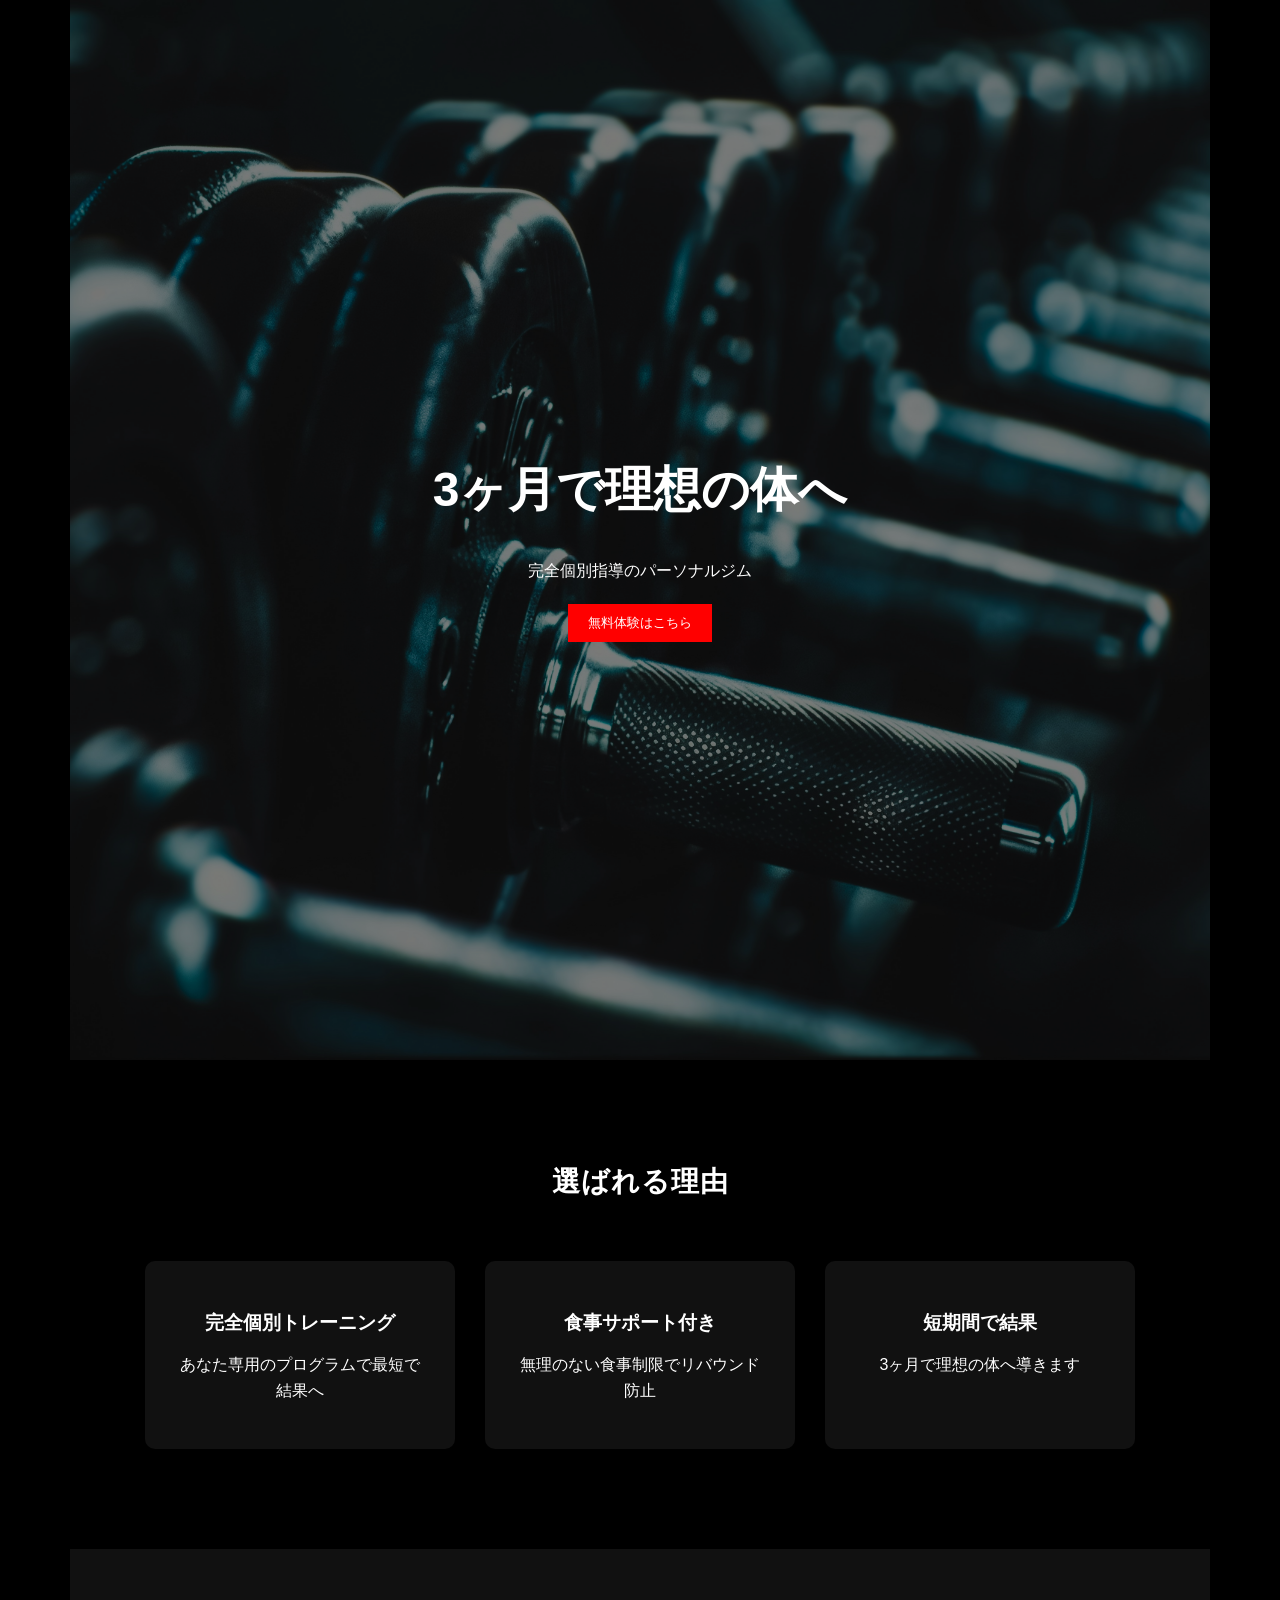
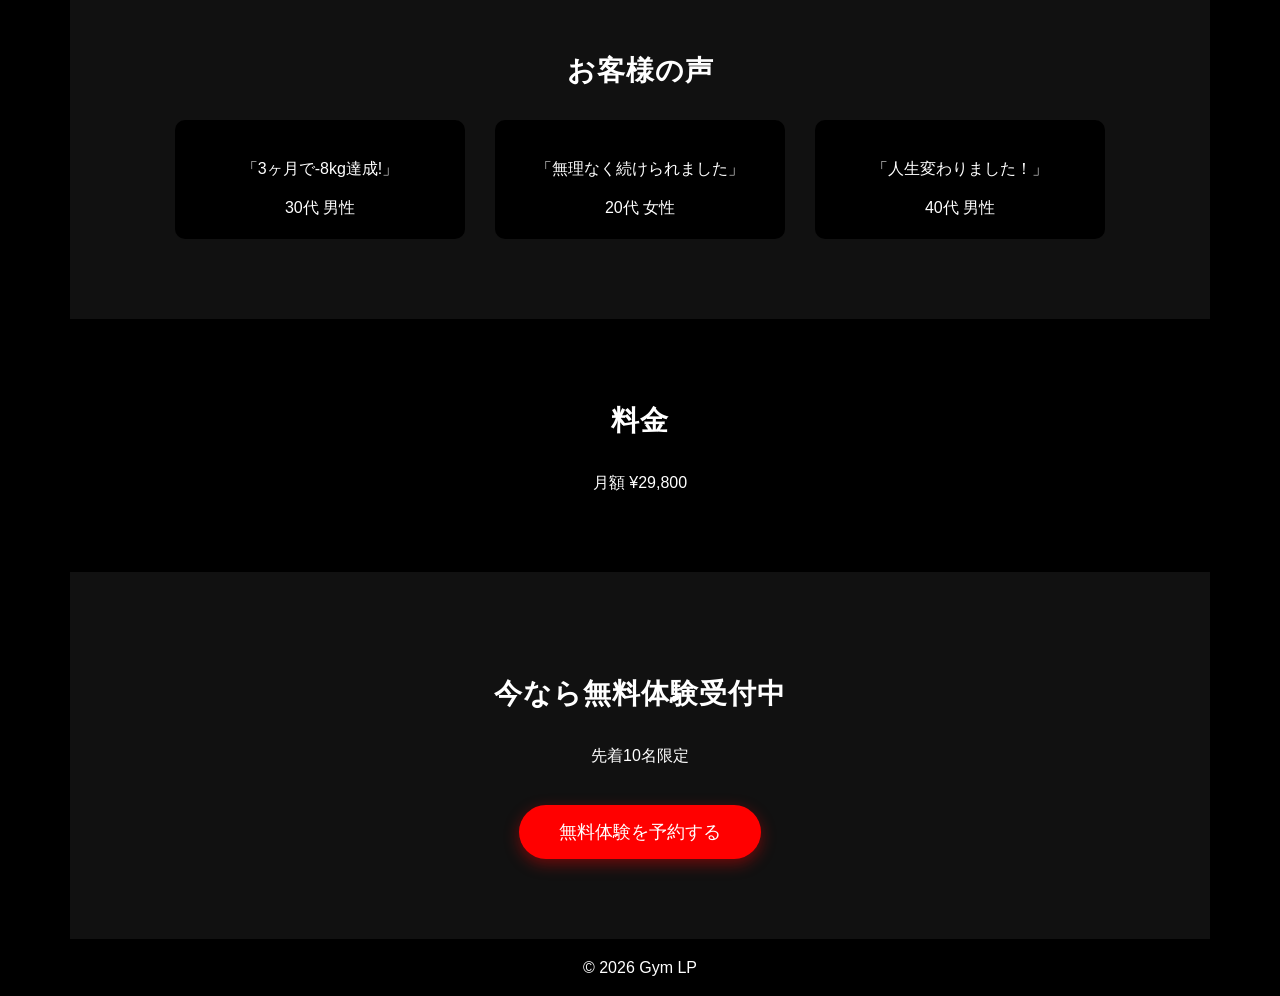
<file: 01_html/index.html>
<!DOCTYPE html>
<html lang="ja">
    <head>
        <meta charset="UTF-8">
        <meat name="vieewport" content="width, initial-scale=1.0">
        <title>ジムLP</title>

        <link rel="stylesheet" href="../02_css/style.css">
    
    </head>

 <body>

    <!-- ファーストビュー -->
    <section class="fv">
      <h1>3ヶ月で理想の体へ</h1>
      <p>完全個別指導のパーソナルジム</p>
      <button>無料体験はこちら</button>
    </section>

    <!-- 特徴 -->
    <section class="features">
      <h2>選ばれる理由</h2>

      <div class="features-list">
        <div class="feature">
            <h3>完全個別トレーニング</h3>
            <p>あなた専用のプログラムで最短で結果へ</p>
        </div>

        <div class="feature">
            <h3>食事サポート付き</h3>
            <p>無理のない食事制限でリバウンド防止</p>
        </div>

        <div class="feature">
            <h3>短期間で結果</h3>
            <p>3ヶ月で理想の体へ導きます</p>
        </div>
      </div>
    </section>

    <!--お客様の声-->
    <section class="voices">
      <h2>お客様の声</h2>

      <div class="voice-list">

        <div class="voice">
          <p>「3ヶ月で-8kg達成!」</p>
          <span>30代 男性</span>
        </div>

        <div class="voice">
          <p>「無理なく続けられました」</p>
          <span>20代 女性</span>
        </div>

        <div class="voice">
          <p>「人生変わりました！」</p>
          <span>40代 男性</span>
        </div>

      </div>
    </section>

    <!-- 料金 -->
    <section class="price">
      <h2>料金</h2>
      <p>月額 ¥29,800</p>
    </section>


    <!-- CTA -->
    <section class="cta">
      <h2>今なら無料体験受付中</h2>
      <p>先着10名限定</p>
      <button class="cta-btn">無料体験を予約する</button>
    </section>

    <footer>
      <p>© 2026 Gym LP</p>
    </footer>

</body>
</html>
</file>
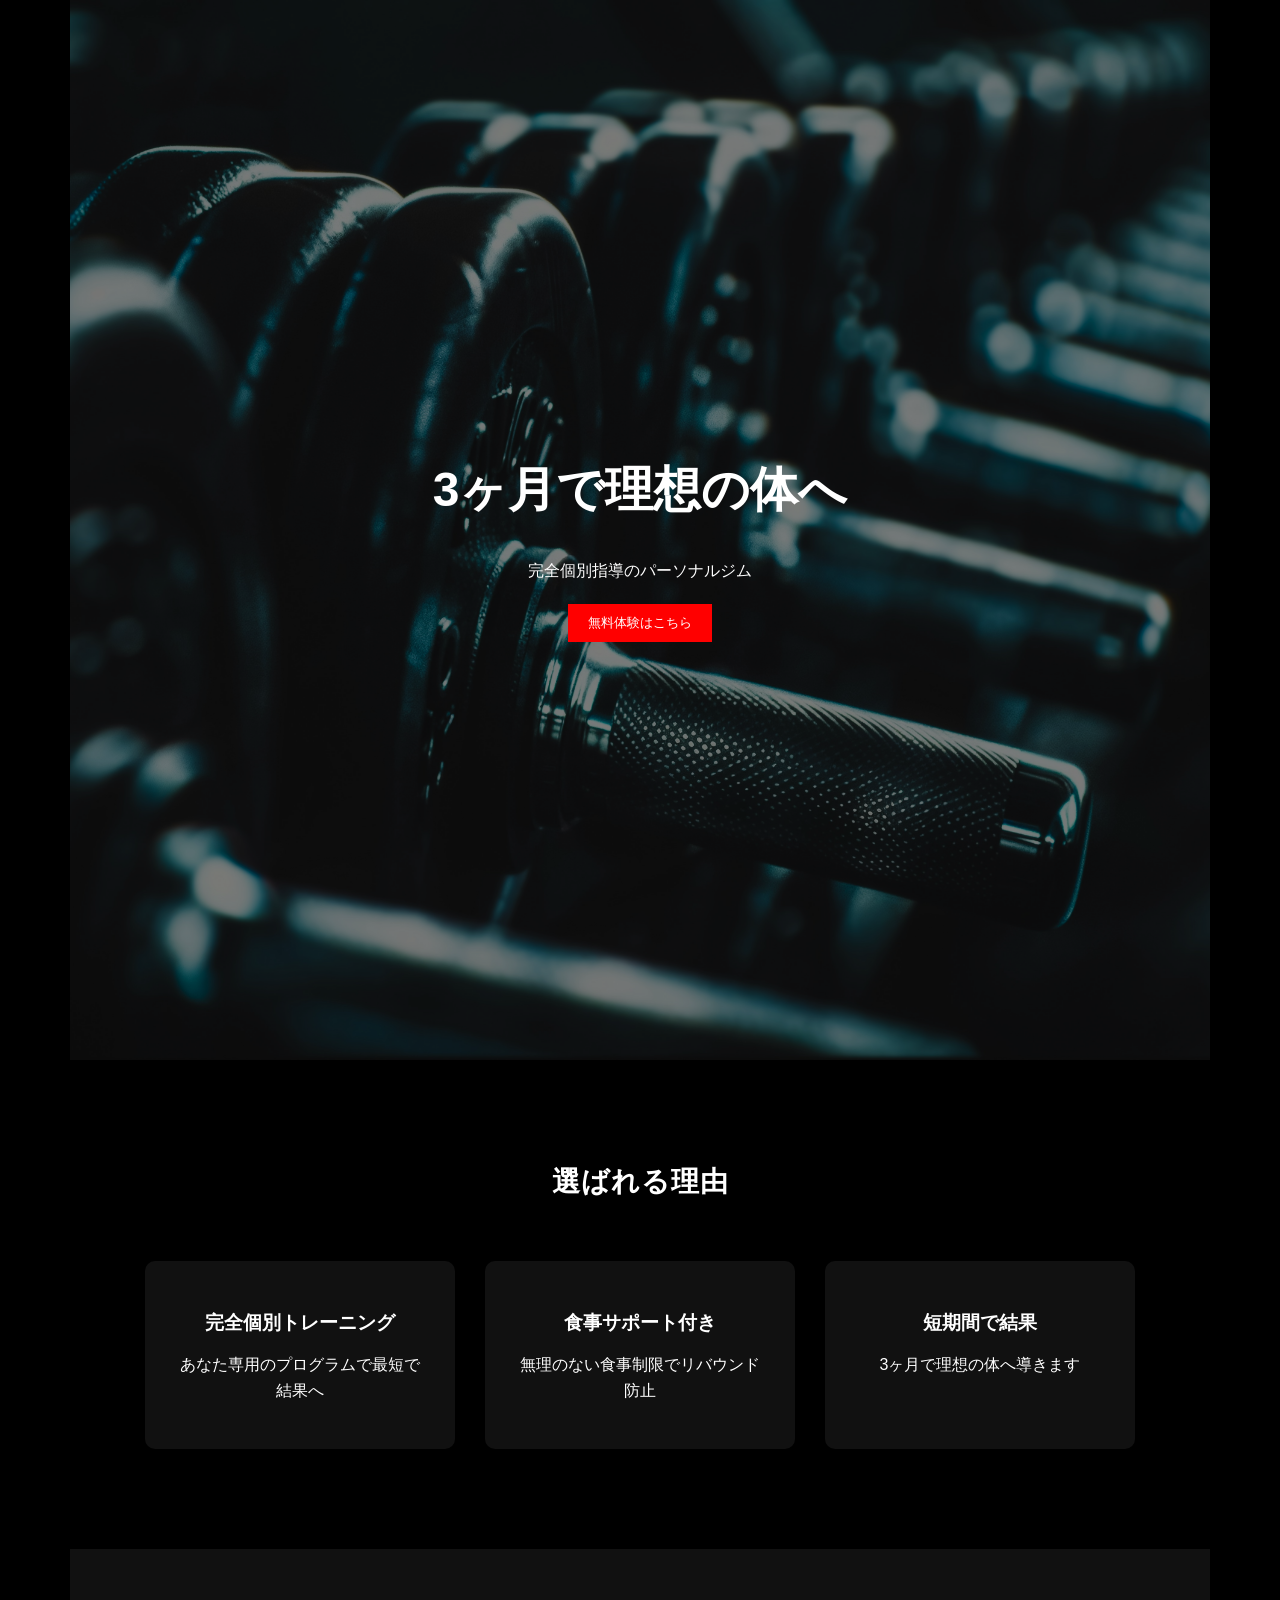
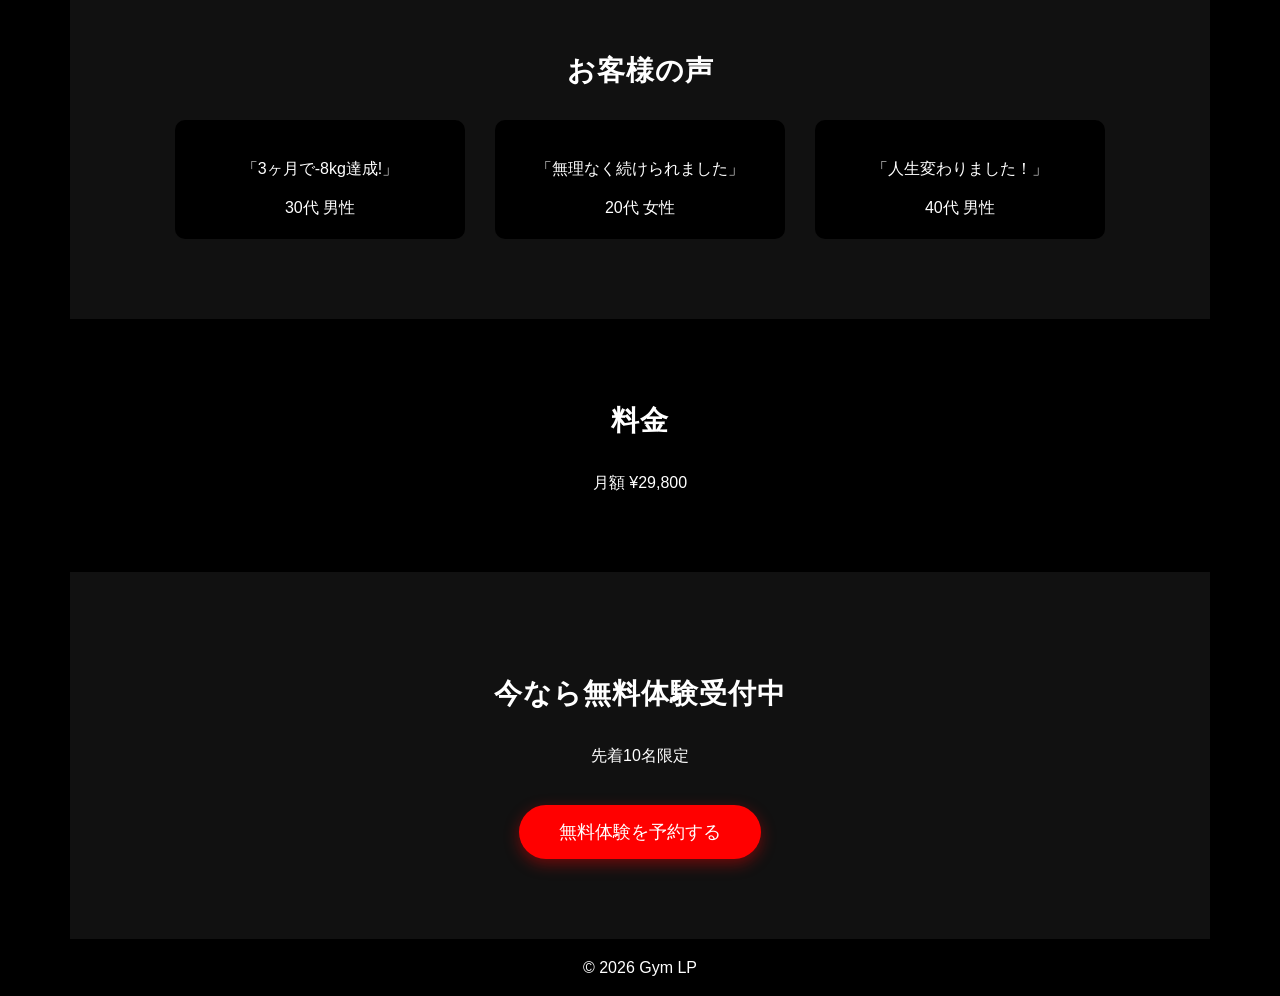
<file: 01_html/Indix.html>
<!DOCTYPE html>
<html lang="ja">
    <head>
        <meta charset="UTF-8">
        <meat name="vieewport" content="width, initial-scale=1.0">
        <title>ジムLP</title>

        <link rel="stylesheet" href="../02_css/style.css">
    
    </head>

 <body>

    <!-- ファーストビュー -->
    <section class="fv">
      <h1>3ヶ月で理想の体へ</h1>
      <p>完全個別指導のパーソナルジム</p>
      <button>無料体験はこちら</button>
    </section>

    <!-- 特徴 -->
    <section class="features">
      <h2>選ばれる理由</h2>

      <div class="features-list">
        <div class="feature">
            <h3>完全個別トレーニング</h3>
            <p>あなた専用のプログラムで最短で結果へ</p>
        </div>

        <div class="feature">
            <h3>食事サポート付き</h3>
            <p>無理のない食事制限でリバウンド防止</p>
        </div>

        <div class="feature">
            <h3>短期間で結果</h3>
            <p>3ヶ月で理想の体へ導きます</p>
        </div>
      </div>
    </section>

    <!--お客様の声-->
    <section class="voices">
      <h2>お客様の声</h2>

      <div class="voice-list">

        <div class="voice">
          <p>「3ヶ月で-8kg達成!」</p>
          <span>30代 男性</span>
        </div>

        <div class="voice">
          <p>「無理なく続けられました」</p>
          <span>20代 女性</span>
        </div>

        <div class="voice">
          <p>「人生変わりました！」</p>
          <span>40代 男性</span>
        </div>

      </div>
    </section>

    <!-- 料金 -->
    <section class="price">
      <h2>料金</h2>
      <p>月額 ¥29,800</p>
    </section>


    <!-- CTA -->
    <section class="cta">
      <h2>今なら無料体験受付中</h2>
      <p>先着10名限定</p>
      <button class="cta-btn">無料体験を予約する</button>
    </section>

    <footer>
      <p>© 2026 Gym LP</p>
    </footer>

</body>
</html>
</file>
<file: 02_css/style.css>
body {
    margin: 0;
    font-family: sans-serif;
    background-color:#000;
    color: white;
    text-align: center;
}

/* ファーストビュー */
.fv {
    background: url("../03_images/picture1.jpg") center/cover;
    height: 100vh;
    display: flex;
    flex-direction: column;
    justify-content: center;
    align-items: center;
    background-color: rgba(0,0,0,0.6);
    position: relative;
}

.fv p {
    margin-bottom: 20px;
}

.fv h1 {
    font-size: 48px;
    margin-bottom: 20px;
}

button {
    background-color: red;
    color: white;
    padding: 12px 24px;
    border: none;
    cursor: pointer;
}

.fv::before {
  content: "";
  position: absolute;
  inset: 0;
  background: rgba(0,0,0,0.5);
}

.fv h1, .fv p, .fv button {
  position: relative;
  z-index: 1;
}

/* 特徴 */
.features {
  background-color:#000;
  padding: 60px 20px;
}

.feature {
  margin: 20px 0;
}

/* お客様の声 */
.voices {
  background-color:#111;
  padding: 80px 20px;
}

.voice-list {
  display: flex;
  justify-content: center;
  gap: 30px;
}

.voice {
  background-color: #000;
  padding: 20px;
  width: 250px;
  border-radius: 10px;
} 

/* 料金 */
.price {
  background-color:#000;
  padding: 60px 20px;
}

/* CTA */
.cta {
  background-color:#111;
  padding: 80px 20px;
}

.cta-btn {
  background-color:red;
  color:white;
  padding: 15px 40px;
  font-size: 18px;
  border: none;
  border-radius: 30px;
  cursor: pointer;
  margin-top: 20px;
  box-shadow: 0 5px 15px rgba(255,0,0,0.4);
  transition: 0.3s;
}

.cta-btn:hover {
  background-color:#ff4d4d;
  transform: translateY(-3px);
}

button {
  background-color: red;
  color: white;
  padding: 10px 20px;
  border: none;
  cursor: pointer;
}

/* 特徴セクション */
.features {
  padding: 80px 20px;
}

.features h2 {
  margin-bottom: 40px;
}

/* 横並び */
.features-list {
  display: flex;
  justify-content: center;
  gap: 30px;
}

/* カード */
.feature {
  background-color: #111;
  padding: 30px;
  width: 250px;
  border-radius: 10px;
}

/* 見た目調整 */
.feature h3 {
  margin-bottom: 10px;
}

@media (max-width: 768px) {
  .voice-list {
    flex-direction: column;
    align-items: center;
  }
}

@media (max-width: 768px) {
  .features-list {
    flex-direction: column;
    align-items: center;
  }
}

/* 仕上げ */
section {
  padding: 80px 20px;
}

h2 {
  font-size: 28px;
  margin-bottom: 30px;
  letter-spacing: 1px;
}

.fv, .features, .voices, .price, .cta {
  max-width: 1100px;
  margin: 0 auto;
}

p {
  line-height: 1.6;
}
</file>
